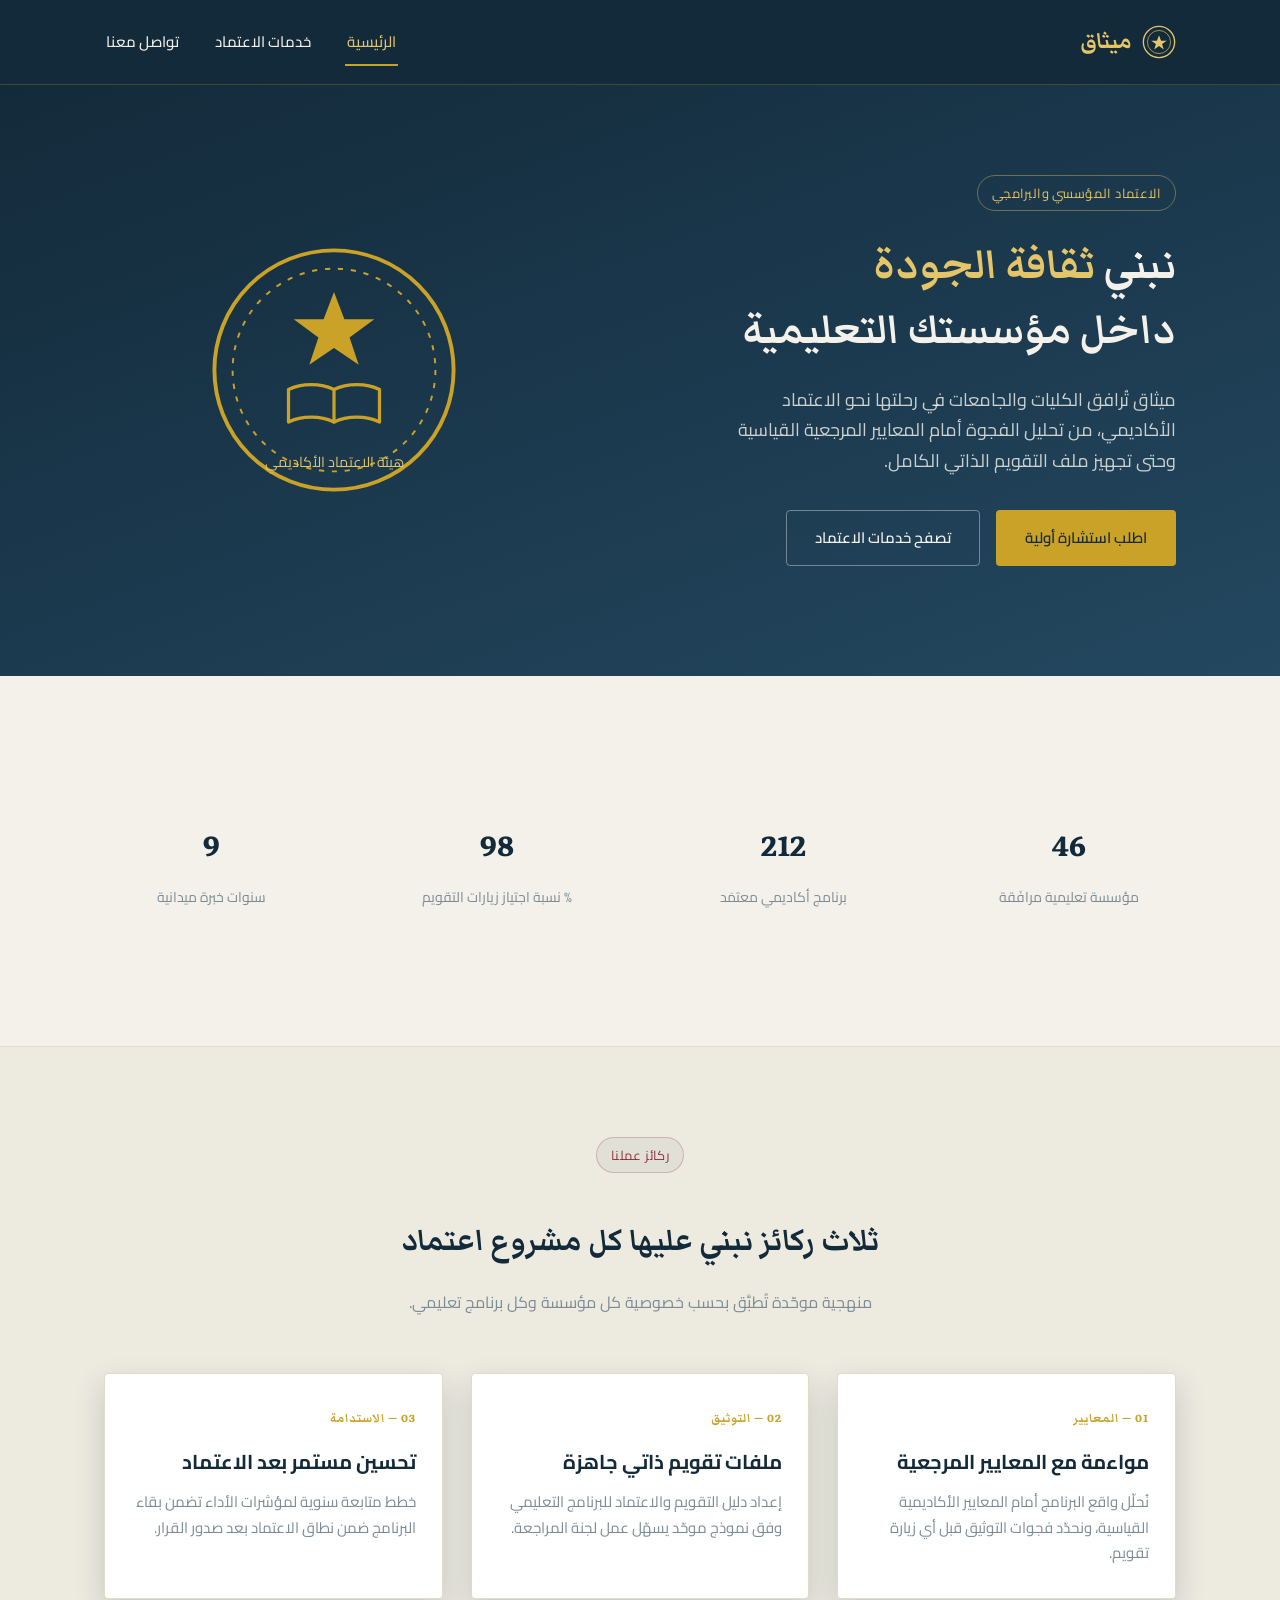
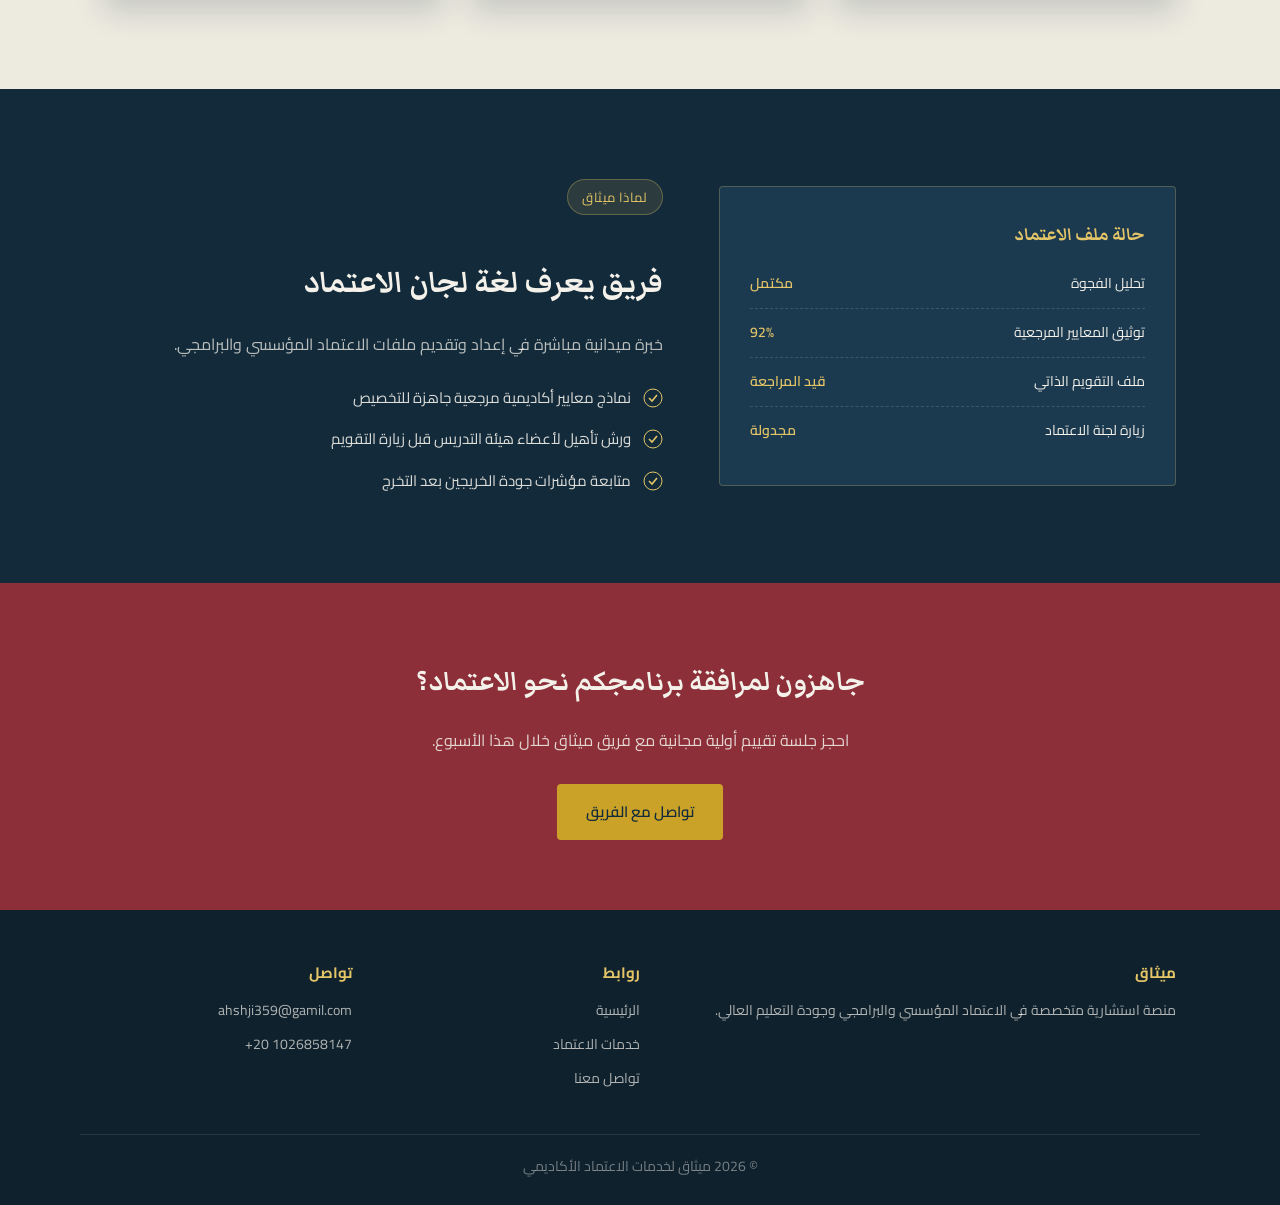
<file: index.html>
<!DOCTYPE html>
<html lang="ar" dir="rtl">
<head>
  <meta charset="UTF-8">
  <meta name="viewport" content="width=device-width, initial-scale=1.0">
  <title>ميثاق | منصة الاعتماد المؤسسي والبرامجي</title>
  <link rel="stylesheet" href="css/style.css">
</head>
<body>

<header class="site-header">
  <div class="header-inner">
    <a href="index.html" class="brand">
      <svg class="seal-mini" viewBox="0 0 100 100" fill="none" aria-hidden="true">
        <circle cx="50" cy="50" r="46" stroke="#E4C567" stroke-width="4"/>
        <circle cx="50" cy="50" r="34" stroke="#E4C567" stroke-width="2"/>
        <path d="M50 30 L56 46 L73 46 L59 56 L64 72 L50 62 L36 72 L41 56 L27 46 L44 46 Z" fill="#E4C567"/>
      </svg>
      ميثاق
    </a>
    <nav class="main-nav">
      <ul>
        <li><a href="index.html">الرئيسية</a></li>
        <li><a href="services.html">خدمات الاعتماد</a></li>
        <li><a href="contact.html">تواصل معنا</a></li>
      </ul>
    </nav>
    <button class="nav-toggle" aria-label="فتح القائمة"><span></span></button>
  </div>
</header>

<section class="hero">
  <div class="wrap hero-inner">
    <div>
<a href="#pillars" class="eyebrow">الاعتماد المؤسسي والبرامجي</a>      <h1>نبني <em>ثقافة الجودة</em><br>داخل مؤسستك التعليمية</h1>
      <p class="lead">ميثاق تُرافق الكليات والجامعات في رحلتها نحو الاعتماد الأكاديمي، من تحليل الفجوة أمام المعايير المرجعية القياسية وحتى تجهيز ملف التقويم الذاتي الكامل.</p>
      <div class="btn-row">
        <a href="contact.html" class="btn btn-gold">اطلب استشارة أولية</a>
        <a href="services.html" class="btn btn-outline">تصفح خدمات الاعتماد</a>
      </div>
    </div>
    <div class="seal-wrap">
      <svg class="seal" viewBox="0 0 200 200" fill="none" aria-hidden="true">
        <circle cx="100" cy="100" r="92" stroke="#C9A227" stroke-width="3"/>
        <circle cx="100" cy="100" r="78" stroke="#C9A227" stroke-width="1.5" stroke-dasharray="4 6"/>
        
        <!-- النجمة -->
        <path d="M100 40 L108 61 L131 61 L112 75 L119 96 L100 83 L81 96 L88 75 L69 61 L92 61 Z" fill="#C9A227"/>
        
        <!-- رسمة الكتاب المفتوح -->
        <g stroke="#C9A227" stroke-width="2.5" stroke-linecap="round" stroke-linejoin="round" fill="none">
          <path d="M100 115 C90 110 75 110 65 115 L65 140 C75 135 90 135 100 140 C110 135 125 135 135 140 L135 115 C125 110 110 110 100 115 Z"/>
          <line x1="100" y1="115" x2="100" y2="140" />
        </g>

        <text x="100" y="175" text-anchor="middle" fill="#E4C567" font-size="11" font-family="Cairo">هيئة الاعتماد الأكاديمي</text>
      </svg>
    </div>
  </div>
</section>

<section class="stats">
  <div class="wrap stats-grid">
    <div class="stat-item"><div class="stat-num" data-target="46">46</div><div class="stat-label">مؤسسة تعليمية مرافَقة</div></div>
    <div class="stat-item"><div class="stat-num" data-target="212">212</div><div class="stat-label">برنامج أكاديمي معتمَد</div></div>
    <div class="stat-item"><div class="stat-num" data-target="98">98</div><div class="stat-label">% نسبة اجتياز زيارات التقويم</div></div>
    <div class="stat-item"><div class="stat-num" data-target="9">9</div><div class="stat-label">سنوات خبرة ميدانية</div></div>
  </div>
</section>

<section id="pillars">
  <div class="wrap">
    <div class="section-head">
      <span class="eyebrow">ركائز عملنا</span>
      <h2>ثلاث ركائز نبني عليها كل مشروع اعتماد</h2>
      <p>منهجية موحّدة تُطبَّق بحسب خصوصية كل مؤسسة وكل برنامج تعليمي.</p>
    </div>
    <div class="pillars-grid">
      <div class="pillar-card">
        <div class="pillar-num">01 — المعايير</div>
        <h3>مواءمة مع المعايير المرجعية</h3>
        <p>نُحلّل واقع البرنامج أمام المعايير الأكاديمية القياسية، ونحدّد فجوات التوثيق قبل أي زيارة تقويم.</p>
      </div>
      <div class="pillar-card">
        <div class="pillar-num">02 — التوثيق</div>
        <h3>ملفات تقويم ذاتي جاهزة</h3>
        <p>إعداد دليل التقويم والاعتماد للبرنامج التعليمي وفق نموذج موحّد يسهّل عمل لجنة المراجعة.</p>
      </div>
      <div class="pillar-card">
        <div class="pillar-num">03 — الاستدامة</div>
        <h3>تحسين مستمر بعد الاعتماد</h3>
        <p>خطط متابعة سنوية لمؤشرات الأداء تضمن بقاء البرنامج ضمن نطاق الاعتماد بعد صدور القرار.</p>
      </div>
    </div>
  </div>
</section>

<section class="about-section">
  <div class="wrap split">
    <div class="doc-card">
      <h4>حالة ملف الاعتماد</h4>
      <div class="doc-row"><span>تحليل الفجوة</span><span>مكتمل</span></div>
      <div class="doc-row"><span>توثيق المعايير المرجعية</span><span>92%</span></div>
      <div class="doc-row"><span>ملف التقويم الذاتي</span><span>قيد المراجعة</span></div>
      <div class="doc-row"><span>زيارة لجنة الاعتماد</span><span>مجدولة</span></div>
    </div>
    <div>
      <div class="section-head">
        <span class="eyebrow">لماذا ميثاق</span>
        <h2>فريق يعرف لغة لجان الاعتماد</h2>
        <p>خبرة ميدانية مباشرة في إعداد وتقديم ملفات الاعتماد المؤسسي والبرامجي.</p>
      </div>
      <ul class="checklist">
        <li><svg width="20" height="20" viewBox="0 0 20 20" aria-hidden="true"><circle cx="10" cy="10" r="9" fill="none" stroke="#E4C567"/><path d="M6 10l3 3 5-6" stroke="#E4C567" fill="none" stroke-width="1.6"/></svg> نماذج معايير أكاديمية مرجعية جاهزة للتخصيص</li>
        <li><svg width="20" height="20" viewBox="0 0 20 20" aria-hidden="true"><circle cx="10" cy="10" r="9" fill="none" stroke="#E4C567"/><path d="M6 10l3 3 5-6" stroke="#E4C567" fill="none" stroke-width="1.6"/></svg> ورش تأهيل لأعضاء هيئة التدريس قبل زيارة التقويم</li>
        <li><svg width="20" height="20" viewBox="0 0 20 20" aria-hidden="true"><circle cx="10" cy="10" r="9" fill="none" stroke="#E4C567"/><path d="M6 10l3 3 5-6" stroke="#E4C567" fill="none" stroke-width="1.6"/></svg> متابعة مؤشرات جودة الخريجين بعد التخرج</li>
      </ul>
    </div>
  </div>
</section>

<section class="cta">
  <div class="wrap">
    <h2>جاهزون لمرافقة برنامجكم نحو الاعتماد؟</h2>
    <p>احجز جلسة تقييم أولية مجانية مع فريق ميثاق خلال هذا الأسبوع.</p>
    <a href="contact.html" class="btn btn-gold">تواصل مع الفريق</a>
  </div>
</section>

<footer class="site-footer">
  <div class="wrap footer-grid">
    <div>
      <h5>ميثاق</h5>
      <p>منصة استشارية متخصصة في الاعتماد المؤسسي والبرامجي وجودة التعليم العالي.</p>
    </div>
    <div>
      <h5>روابط</h5>
      <ul>
        <li><a href="index.html">الرئيسية</a></li>
        <li><a href="services.html">خدمات الاعتماد</a></li>
        <li><a href="contact.html">تواصل معنا</a></li>
      </ul>
    </div>
    <div>
      <h5>تواصل</h5>
      <ul>
        <li><a href="mailto:ahshji359@gamil.com">ahshji359@gamil.com</a></li>
        <li><a href="tel:+201021904453" dir="ltr">+20 1026858147</a></li>
      </ul>
    </div>
  </div>
  <div class="wrap footer-bottom">© <span id="year"></span> ميثاق لخدمات الاعتماد الأكاديمي</div>
</footer>

<button class="back-top" id="backTop" aria-label="العودة للأعلى">↑</button>

<script src="js/script.js"></script>
</body>
</html>
</file>
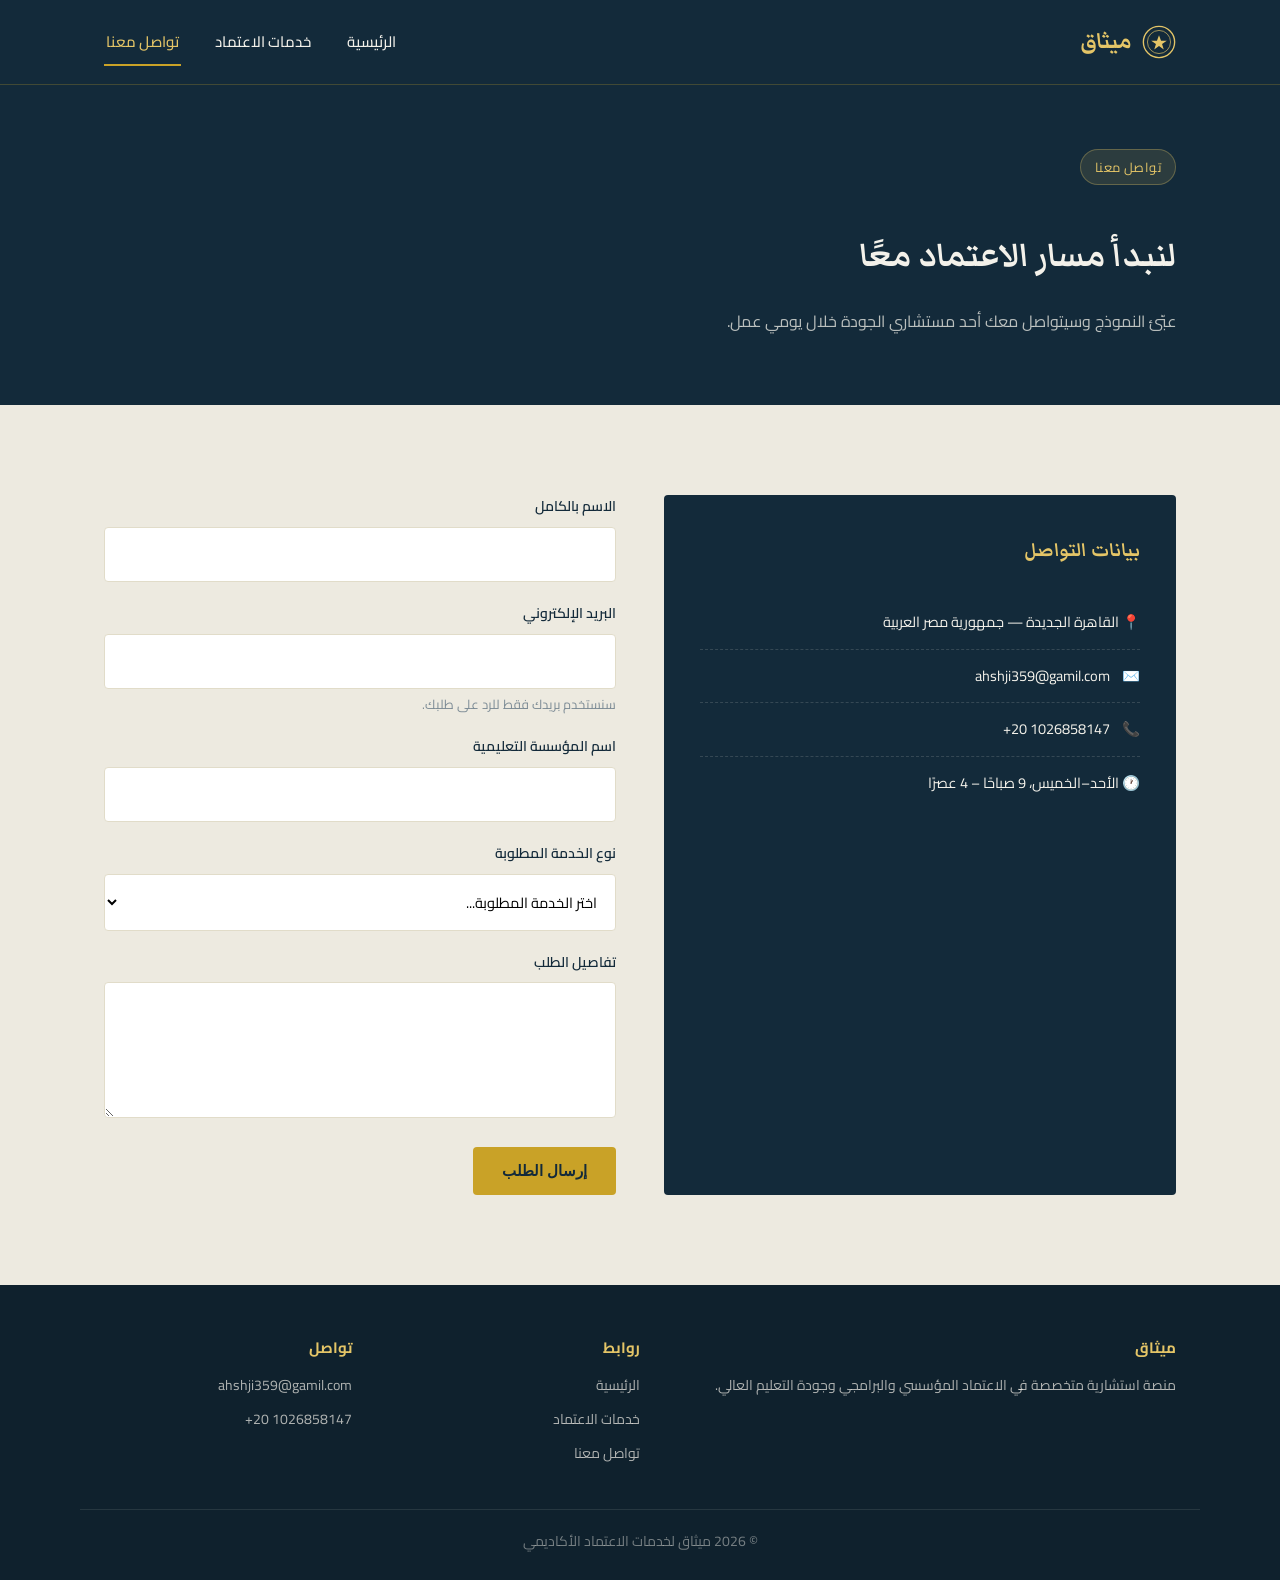
<file: contact.html>
<!DOCTYPE html>
<html lang="ar" dir="rtl">
<head>
  <meta charset="UTF-8">
  <meta name="viewport" content="width=device-width, initial-scale=1.0">
  <title>تواصل معنا | ميثاق</title>
  <link rel="stylesheet" href="css/style.css">
</head>
<body>

<header class="site-header">
  <div class="header-inner">
    <a href="index.html" class="brand">
      <svg class="seal-mini" viewBox="0 0 100 100" fill="none">
        <circle cx="50" cy="50" r="46" stroke="#E4C567" stroke-width="4"/>
        <circle cx="50" cy="50" r="34" stroke="#E4C567" stroke-width="2"/>
        <path d="M50 30 L56 46 L73 46 L59 56 L64 72 L50 62 L36 72 L41 56 L27 46 L44 46 Z" fill="#E4C567"/>
      </svg>
      ميثاق
    </a>
    <nav class="main-nav">
      <ul>
        <li><a href="index.html">الرئيسية</a></li>
        <li><a href="services.html">خدمات الاعتماد</a></li>
        <li><a href="contact.html">تواصل معنا</a></li>
      </ul>
    </nav>
    <button class="nav-toggle" aria-label="فتح القائمة"><span></span></button>
  </div>
</header>

<section class="page-header">
  <div class="wrap">
<a href="#contact" class="eyebrow">تواصل معنا</a>    <h1>لنبدأ مسار الاعتماد معًا</h1>
    <p>عبّئ النموذج وسيتواصل معك أحد مستشاري الجودة خلال يومي عمل.</p>
  </div>
</section>

 <section id="contact">
  <div class="wrap contact-grid">
    <div class="info-card">
      <h3>بيانات التواصل</h3>
      <div class="info-row">📍 القاهرة الجديدة — جمهورية مصر العربية</div>
      <div class="info-row">✉️ <a href="mailto:ahshji359@gamil.com">ahshji359@gamil.com</a></div>
      <div class="info-row">📞 <a href="tel:+201026858147" dir="ltr">+20 1026858147</a></div>
      <div class="info-row">🕐 الأحد–الخميس، 9 صباحًا – 4 عصرًا</div>
    </div>

    <div>
      <div id="formStatus" class="form-status"></div>
      <form id="contactForm" novalidate>
        <div class="form-field">
          <label for="fullName">الاسم بالكامل</label>
          <input type="text" id="fullName" name="fullName" required>
        </div>
        <div class="form-field">
          <label for="email">البريد الإلكتروني</label>
          <input type="email" id="email" name="email" required>
          <p class="form-note">سنستخدم بريدك فقط للرد على طلبك.</p>
        </div>
        <div class="form-field">
          <label for="institution">اسم المؤسسة التعليمية</label>
          <input type="text" id="institution" name="institution" required>
        </div>
        <div class="form-field">
          <label for="serviceType">نوع الخدمة المطلوبة</label>
          <select id="serviceType" name="serviceType" required>
            <option value="" disabled selected>اختر الخدمة المطلوبة...</option>
            <option value="gap">تحليل فجوة</option>
            <option value="self-study">إعداد ملف تقويم ذاتي</option>
            <option value="training">ورشة تأهيل</option>
            <option value="tracking">متابعة جودة خريجين</option>
          </select>
        </div>
        <div class="form-field">
          <label for="message">تفاصيل الطلب</label>
          <textarea id="message" name="message" rows="4" required></textarea>
        </div>
        <button type="submit" class="btn btn-gold">إرسال الطلب</button>
      </form>
    </div>
  </div>
</section>

<footer class="site-footer">
  <div class="wrap footer-grid">
    <div>
      <h5>ميثاق</h5>
      <p>منصة استشارية متخصصة في الاعتماد المؤسسي والبرامجي وجودة التعليم العالي.</p>
    </div>
    <div>
      <h5>روابط</h5>
      <ul>
        <li><a href="index.html">الرئيسية</a></li>
        <li><a href="services.html">خدمات الاعتماد</a></li>
        <li><a href="contact.html">تواصل معنا</a></li>
      </ul>
    </div>
    <div>
      <h5>تواصل</h5>
      <ul>
        <li><a href="mailto:ahshji359@gamil.com">ahshji359@gamil.com</a></li>
        <li><a href="tel:+201026858147" dir="ltr">+20 1026858147</a></li>
      </ul>
    </div>
  </div>
  <div class="wrap footer-bottom">© <span id="year"></span> ميثاق لخدمات الاعتماد الأكاديمي</div>
</footer>

<button class="back-top" id="backTop" aria-label="العودة للأعلى">↑</button>

<script src="js/script.js"></script>
</body>
</html>
</file>
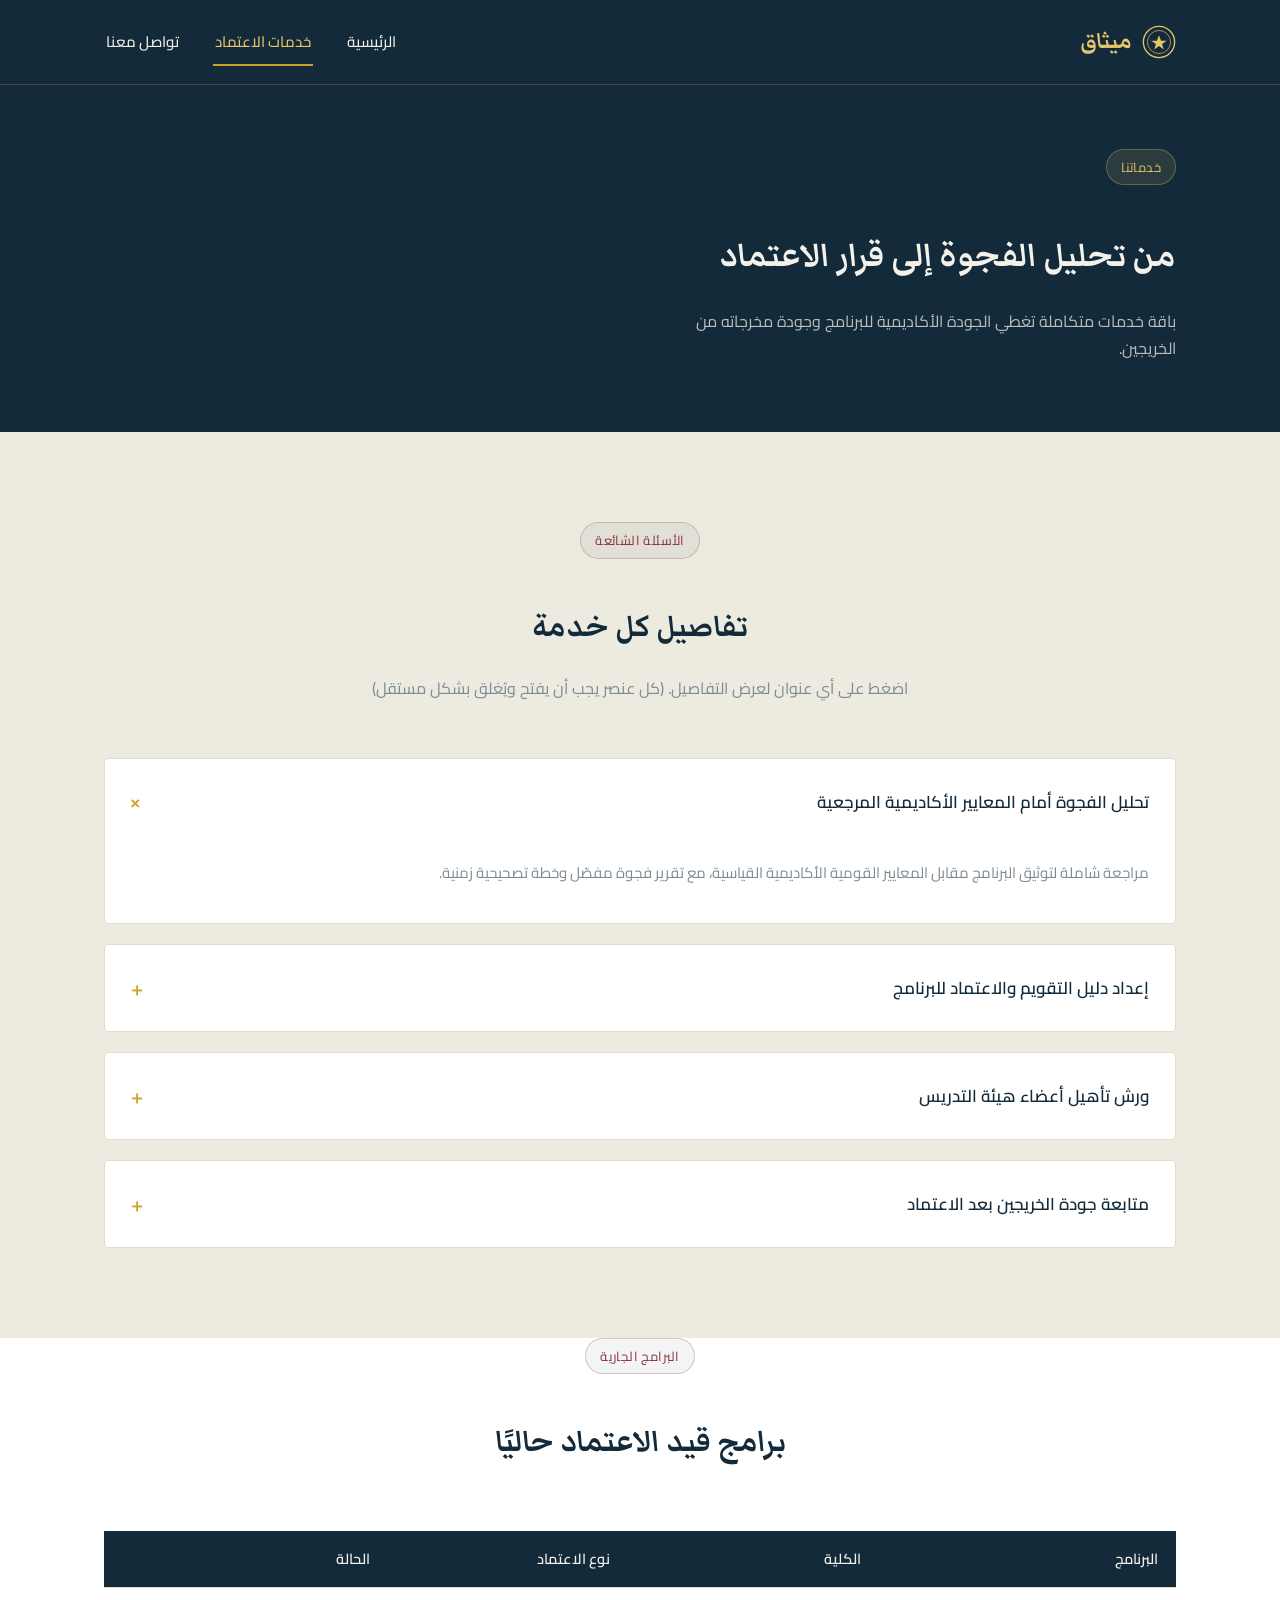
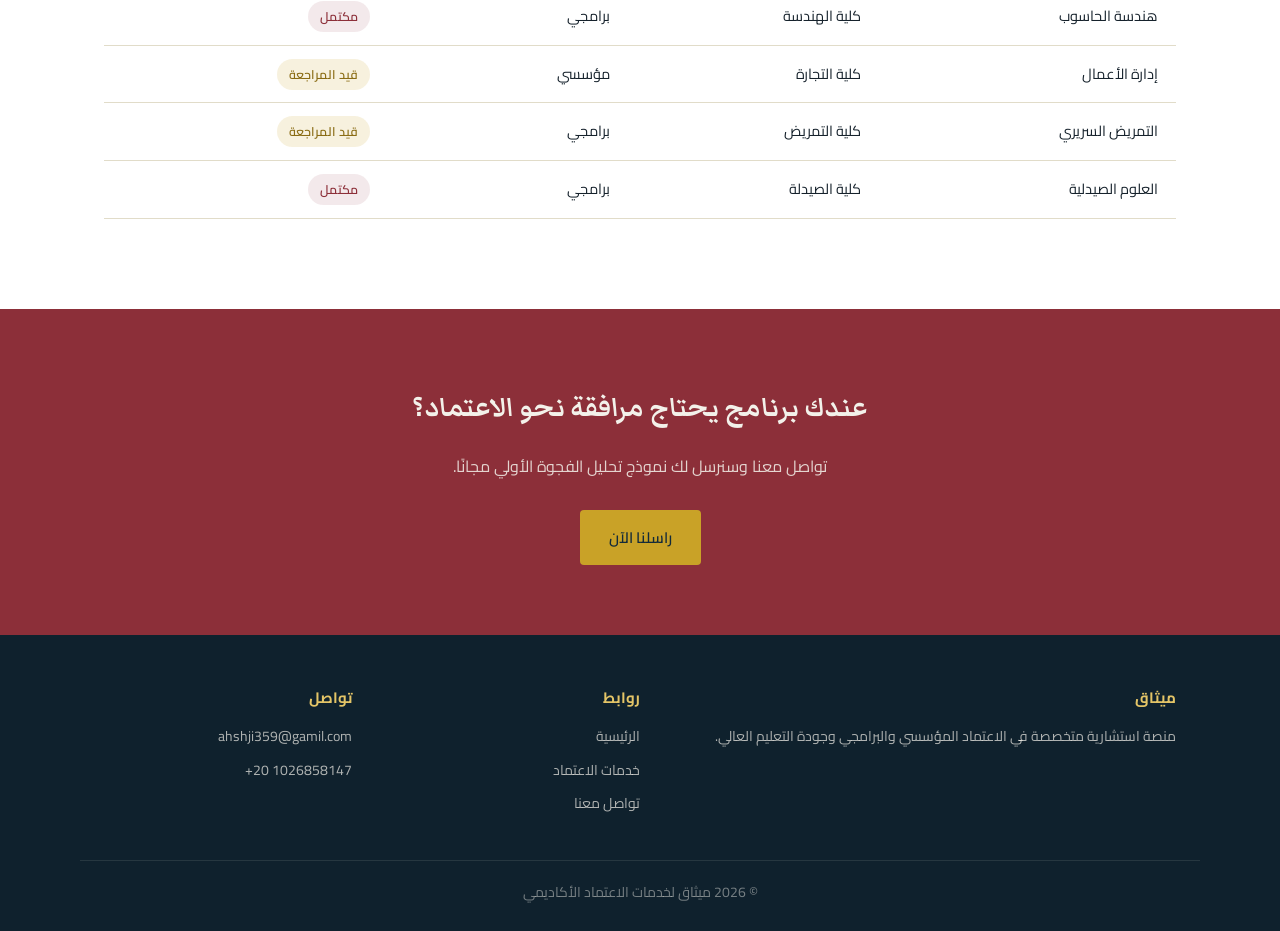
<file: services.html>
<!DOCTYPE html>
<html lang="ar" dir="rtl">
<head>
  <meta charset="UTF-8">
  <meta name="viewport" content="width=device-width, initial-scale=1.0">
  <title>خدمات الاعتماد | ميثاق</title>
  <link rel="stylesheet" href="css/style.css">
</head>
<body>

<header class="site-header">
  <div class="header-inner">
    <a href="index.html" class="brand">
      <svg class="seal-mini" viewBox="0 0 100 100" fill="none" aria-hidden="true">
        <circle cx="50" cy="50" r="46" stroke="#E4C567" stroke-width="4"/>
        <circle cx="50" cy="50" r="34" stroke="#E4C567" stroke-width="2"/>
        <path d="M50 30 L56 46 L73 46 L59 56 L64 72 L50 62 L36 72 L41 56 L27 46 L44 46 Z" fill="#E4C567"/>
      </svg>
      ميثاق
    </a>
    <nav class="main-nav">
      <ul>
        <li><a href="index.html">الرئيسية</a></li>
        <li><a href="services.html">خدمات الاعتماد</a></li>
        <li><a href="contact.html">تواصل معنا</a></li>
      </ul>
    </nav>
    <button class="nav-toggle" aria-label="فتح القائمة"><span></span></button>
  </div>
</header>

<section class="page-header">
  <div class="wrap">
    <a href="#services" class="eyebrow">خدماتنا</a>
    <h1>من تحليل الفجوة إلى قرار الاعتماد</h1>
    <p>باقة خدمات متكاملة تغطي الجودة الأكاديمية للبرنامج وجودة مخرجاته من الخريجين.</p>
  </div>
</section>

<section id="services">
  <div class="wrap">
    <div class="section-head">
      <span class="eyebrow">الأسئلة الشائعة</span>
      <h2>تفاصيل كل خدمة</h2>
      <p>اضغط على أي عنوان لعرض التفاصيل. (كل عنصر يجب أن يفتح ويُغلق بشكل مستقل)</p>
    </div>

    <div class="services-grid">
      <div class="faq-item open">
        <button class="faq-q" aria-expanded="true"><span>تحليل الفجوة أمام المعايير الأكاديمية المرجعية</span><span class="plus">+</span></button>
        <div class="faq-a"><p>مراجعة شاملة لتوثيق البرنامج مقابل المعايير القومية الأكاديمية القياسية، مع تقرير فجوة مفصّل وخطة تصحيحية زمنية.</p></div>
      </div>
      <div class="faq-item">
        <button class="faq-q" aria-expanded="false"><span>إعداد دليل التقويم والاعتماد للبرنامج</span><span class="plus">+</span></button>
        <div class="faq-a"><p>صياغة ملف التقويم الذاتي الكامل بالنموذج المعتمد، متضمّنًا الأدلة الداعمة لكل معيار فرعي.</p></div>
      </div>
      <div class="faq-item">
        <button class="faq-q" aria-expanded="false"><span>ورش تأهيل أعضاء هيئة التدريس</span><span class="plus">+</span></button>
        <div class="faq-a"><p>تدريب عملي على متطلبات زيارة لجنة الاعتماد وكيفية الإجابة عن أسئلة المراجعين الميدانيين.</p></div>
      </div>
      <div class="faq-item">
        <button class="faq-q" aria-expanded="false"><span>متابعة جودة الخريجين بعد الاعتماد</span><span class="plus">+</span></button>
        <div class="faq-a"><p>بناء نظام تتبع للخريجين يقيس معدلات التوظيف ورضا سوق العمل كمؤشر أداء مستمر بعد صدور القرار.</p></div>
      </div>
    </div>
  </div>
</section>

<section style="background:#fff; padding-top:0;">
  <div class="wrap">
    <div class="section-head">
      <span class="eyebrow">البرامج الجارية</span>
      <h2>برامج قيد الاعتماد حاليًا</h2>
    </div>
    <table class="programs-table">
      <thead>
        <tr><th>البرنامج</th><th>الكلية</th><th>نوع الاعتماد</th><th>الحالة</th></tr>
      </thead>
      <tbody>
        <tr><td>هندسة الحاسوب</td><td>كلية الهندسة</td><td>برامجي</td><td><span class="badge badge-full">مكتمل</span></td></tr>
        <tr><td>إدارة الأعمال</td><td>كلية التجارة</td><td>مؤسسي</td><td><span class="badge badge-part">قيد المراجعة</span></td></tr>
        <tr><td>التمريض السريري</td><td>كلية التمريض</td><td>برامجي</td><td><span class="badge badge-part">قيد المراجعة</span></td></tr>
        <tr><td>العلوم الصيدلية</td><td>كلية الصيدلة</td><td>برامجي</td><td><span class="badge badge-full">مكتمل</span></td></tr>
      </tbody>
    </table>
  </div>
</section>

<section class="cta">
  <div class="wrap">
    <h2>عندك برنامج يحتاج مرافقة نحو الاعتماد؟</h2>
    <p>تواصل معنا وسنرسل لك نموذج تحليل الفجوة الأولي مجانًا.</p>
    <a href="contact.html" class="btn btn-gold">راسلنا الآن</a>
  </div>
</section>

<footer class="site-footer">
  <div class="wrap footer-grid">
    <div>
      <h5>ميثاق</h5>
      <p>منصة استشارية متخصصة في الاعتماد المؤسسي والبرامجي وجودة التعليم العالي.</p>
    </div>
    <div>
      <h5>روابط</h5>
      <ul>
        <li><a href="index.html">الرئيسية</a></li>
        <li><a href="services.html">خدمات الاعتماد</a></li>
        <li><a href="contact.html">تواصل معنا</a></li>
      </ul>
    </div>
    <div>
      <h5>تواصل</h5>
      <ul>
        <li><a href="mailto:ahshji359@gamil.com">ahshji359@gamil.com</a></li>
        <li><a href="tel:+20102688147" dir="ltr">+20 1026858147</a></li>
      </ul>
    </div>
  </div>
  <div class="wrap footer-bottom">© <span id="year"></span> ميثاق لخدمات الاعتماد الأكاديمي</div>
</footer>

<button class="back-top" id="backTop" aria-label="العودة للأعلى">↑</button>

<script src="js/script.js"></script>
</body>
</html>
</file>
<file: css/style.css>
/* ============================================================
   ميثاق — منصة الاعتماد المؤسسي والبرامجي
   ============================================================ */

@import url('https://fonts.googleapis.com/css2?family=Markazi+Text:wght@500;600;700&family=Cairo:wght@400;500;600;700&display=swap');

:root {
  --navy: #132A3A;
  --navy-2: #1C3A4F;
  --navy-3: #23485F;
  --parchment: #EDEAE0;
  --parchment-2: #E1DCC9;
  --gold: #C9A227;
  --gold-light: #E4C567;
  --burgundy: #8C2F39;
  --text-light: #F3F1EA;
  --text-navy: #16222C;
  --muted: #7C8B95;
  --radius: 4px;
  --font-display: 'Markazi Text', serif;
  --font-body: 'Cairo', sans-serif;
  --shadow: 0 12px 30px rgba(19, 42, 58, 0.18);
}

* { box-sizing: border-box; }
html { scroll-behavior: smooth; }

body {
  margin: 0;
  font-family: var(--font-body);
  background: var(--parchment);
  color: var(--text-navy);
  line-height: 1.7;
}

img { max-width: 100%; display: block; }
a { color: inherit; text-decoration: none; }
ul { margin: 0; padding: 0; list-style: none; }

.wrap { max-width: 1120px; margin: 0 auto; padding: 0 24px; }

/* ---------- Header ---------- */
header.site-header {
  background: var(--navy);
  color: var(--text-light);
  position: sticky;
  top: 0;
  z-index: 50;
  border-bottom: 1px solid rgba(201, 162, 39, 0.25);
}

.header-inner {
  display: flex;
  align-items: center;
  justify-content: space-between;
  padding: 18px 24px;
  max-width: 1120px;
  margin: 0 auto;
}

.brand {
  display: flex;
  align-items: center;
  gap: 10px;
  font-family: var(--font-display);
  font-size: 28px;
  font-weight: 700;
  color: var(--gold-light);
}

.brand .seal-mini { width: 34px; height: 34px; }

.main-nav ul {
  display: flex;
  gap: 32px;
}

.main-nav a {
  font-size: 15px;
  font-weight: 500;
  padding: 8px 2px;
  border-bottom: 2px solid transparent;
  transition: border-color .2s ease, color .2s ease;
}

.main-nav a:hover,
.main-nav a.active {
  border-color: var(--gold);
  color: var(--gold-light);
}

/* زر القائمة للموبايل — INTERN-TASK #1: الزر موجود بالتنسيق الكامل
   لكنه بلا أي وظيفة برمجية حتى الآن. راجع js/script.js */
.nav-toggle {
  display: none;
  background: none;
  border: 1px solid rgba(228, 197, 103, .4);
  border-radius: var(--radius);
  padding: 8px 10px;
  cursor: pointer;
}
.nav-toggle span,
.nav-toggle span::before,
.nav-toggle span::after {
  content: "";
  display: block;
  width: 20px;
  height: 2px;
  background: var(--gold-light);
  position: relative;
}
.nav-toggle span::before { top: -6px; }
.nav-toggle span::after { top: 4px; }

/* ---------- Hero ---------- */
.hero {
  background: linear-gradient(160deg, var(--navy) 0%, var(--navy-2) 55%, var(--navy-3) 100%);
  color: var(--text-light);
  padding: 90px 0 110px;
  position: relative;
  overflow: hidden;
}

.hero-inner {
  display: grid;
  grid-template-columns: 1.1fr 0.9fr;
  gap: 48px;
  align-items: center;
}

.eyebrow {
  display: inline-block;
  font-size: 13px;
  letter-spacing: .4px;
  color: var(--gold-light);
  border: 1px solid rgba(228,197,103,.4);
  padding: 6px 14px;
  border-radius: 999px;
  margin-bottom: 22px;
}

.hero h1 {
  font-family: var(--font-display);
  font-size: 52px;
  line-height: 1.25;
  margin: 0 0 22px;
  color: var(--text-light);
}

.hero h1 em {
  font-style: normal;
  color: var(--gold-light);
}

.hero p.lead {
  font-size: 18px;
  color: rgba(243,241,234,.82);
  max-width: 46ch;
  margin-bottom: 34px;
}

.btn-row { display: flex; gap: 16px; flex-wrap: wrap; }

.btn {
  display: inline-block;
  padding: 14px 28px;
  border-radius: var(--radius);
  font-weight: 600;
  font-size: 15px;
  cursor: pointer;
  border: 1px solid transparent;
  transition: transform .15s ease, box-shadow .15s ease;
}
.btn:hover { transform: translateY(-2px); }

.btn-gold { background: var(--gold); color: var(--navy); }
.btn-gold:hover { box-shadow: 0 10px 22px rgba(201,162,39,.35); }

.btn-outline { border-color: rgba(243,241,234,.4); color: var(--text-light); }
.btn-outline:hover { border-color: var(--gold-light); color: var(--gold-light); }

/* الختم / الشعار الرسمي — العنصر المميز للتصميم */
.seal-wrap { display: flex; justify-content: center; align-items: center; }
.seal {
  width: 260px;
  height: 260px;
  animation: seal-stamp 900ms cubic-bezier(.2,1.4,.4,1) both;
  animation-delay: .15s;
}
@keyframes seal-stamp {
  0%   { transform: scale(2.4) rotate(-14deg); opacity: 0; }
  60%  { transform: scale(.94) rotate(3deg); opacity: 1; }
  100% { transform: scale(1) rotate(0deg); opacity: 1; }
}
@media (prefers-reduced-motion: reduce) {
  .seal { animation: none; }
}

/* ---------- Stats ---------- */
.stats {
  background: var(--text-light);
  border-bottom: 1px solid var(--parchment-2);
}
.stats-grid {
  display: grid;
  grid-template-columns: repeat(4, 1fr);
  gap: 24px;
  padding: 46px 0;
}
.stat-item { text-align: center; }
.stat-num {
  font-family: var(--font-display);
  font-size: 40px;
  font-weight: 700;
  color: var(--navy);
}
/* INTERN-TASK #8: الأرقام هنا ثابتة. المطلوب تشغيل عداد تصاعدي
   عند دخول القسم إلى نطاق الرؤية (Intersection Observer) —
   الدالة animateCounters() في js/script.js موجودة لكنها فارغة. */
.stat-label { color: var(--muted); font-size: 14px; margin-top: 6px; }

/* ---------- Sections ---------- */
section { padding: 90px 0; }
.section-head { max-width: 640px; margin: 0 auto 56px; text-align: center; }
.section-head .eyebrow { background: rgba(19,42,58,.05); color: var(--burgundy); border-color: rgba(140,47,57,.25); }
.section-head h2 {
  font-family: var(--font-display);
  font-size: 38px;
  margin: 14px 0 12px;
  color: var(--navy);
}
.section-head p { color: var(--muted); font-size: 16px; }

.pillars-grid {
  display: grid;
  grid-template-columns: repeat(3, 1fr);
  gap: 28px;
}
.pillar-card {
  background: #fff;
  border: 1px solid var(--parchment-2);
  border-radius: var(--radius);
  padding: 32px 26px;
  box-shadow: var(--shadow);
}
.pillar-num {
  font-family: var(--font-display);
  font-size: 15px;
  color: var(--gold);
  font-weight: 700;
  margin-bottom: 14px;
  letter-spacing: 1px;
}
.pillar-card h3 { margin: 0 0 10px; font-size: 20px; color: var(--navy); }
.pillar-card p { color: var(--muted); font-size: 15px; margin: 0; }

/* ---------- About / split ---------- */
.about-section { background: var(--navy); color: var(--text-light); }
.split {
  display: grid;
  grid-template-columns: .9fr 1.1fr;
  gap: 56px;
  align-items: center;
}
.about-section .section-head { text-align: right; margin: 0 0 24px; max-width: none; }
.about-section .section-head .eyebrow { background: rgba(228,197,103,.12); color: var(--gold-light); border-color: rgba(228,197,103,.3); }
.about-section .section-head h2 { color: var(--text-light); }
.about-section .section-head p { color: rgba(243,241,234,.75); }

.checklist { display: grid; gap: 16px; margin-top: 26px; }
.checklist li {
  display: flex;
  gap: 12px;
  align-items: flex-start;
  color: rgba(243,241,234,.9);
  font-size: 15px;
}
.checklist svg { flex-shrink: 0; margin-top: 3px; }

.doc-card {
  background: var(--navy-2);
  border: 1px solid rgba(228,197,103,.25);
  border-radius: var(--radius);
  padding: 30px;
}
.doc-card h4 { font-family: var(--font-display); font-size: 22px; margin: 0 0 6px; color: var(--gold-light); }
.doc-row { display: flex; justify-content: space-between; padding: 12px 0; border-bottom: 1px dashed rgba(243,241,234,.15); font-size: 14px; }
.doc-row:last-child { border-bottom: none; }
.doc-row span:last-child { color: var(--gold-light); font-weight: 600; }

/* ---------- CTA ---------- */
.cta {
  background: var(--burgundy);
  color: var(--text-light);
  text-align: center;
  padding: 70px 0;
}
.cta h2 { font-family: var(--font-display); font-size: 34px; margin: 0 0 14px; }
.cta p { color: rgba(243,241,234,.85); margin-bottom: 30px; }

/* ---------- Footer ---------- */
footer.site-footer {
  background: #0F212D;
  color: rgba(243,241,234,.7);
  padding: 50px 0 26px;
  font-size: 14px;
}
.footer-grid { display: grid; grid-template-columns: 2fr 1fr 1fr; gap: 40px; margin-bottom: 34px; }
.footer-grid h5 { color: var(--gold-light); font-size: 15px; margin: 0 0 14px; }
.footer-grid ul li { margin-bottom: 10px; }
.footer-bottom { border-top: 1px solid rgba(243,241,234,.1); padding-top: 20px; text-align: center; color: rgba(243,241,234,.45); }
/* INTERN-TASK #10: السنة هنا مكتوبة يدويًا بدل قراءتها من Date()
   الحالية عبر جافاسكريبت — لاحظ عنصر #year في index/about/services/contact */

/* ---------- Back to top ---------- */
.back-top {
  position: fixed;
  bottom: 26px;
  left: 26px;
  width: 44px;
  height: 44px;
  border-radius: 50%;
  background: var(--gold);
  color: var(--navy);
  display: none; /* INTERN-TASK #6: يجب إظهار الزر عبر JS بعد تمرير
                     الصفحة مسافة معينة، وإخفاؤه عند العودة لأعلى.
                     راجع onScroll() في js/script.js */
  align-items: center;
  justify-content: center;
  border: none;
  cursor: pointer;
  box-shadow: var(--shadow);
}

/* ---------- Page header (inner pages) ---------- */
.page-header {
  background: var(--navy);
  color: var(--text-light);
  padding: 64px 0 54px;
}
.page-header .eyebrow { background: rgba(228,197,103,.12); color: var(--gold-light); border-color: rgba(228,197,103,.3); }
.page-header h1 { font-family: var(--font-display); font-size: 42px; margin: 14px 0 10px; }
.page-header p { color: rgba(243,241,234,.75); max-width: 60ch; }

/* ---------- Services / accordion ---------- */
.services-grid { display: grid; gap: 20px; }
.faq-item {
  background: #fff;
  border: 1px solid var(--parchment-2);
  border-radius: var(--radius);
}
.faq-q {
  width: 100%;
  text-align: right;
  background: none;
  border: none;
  padding: 22px 26px;
  font-family: var(--font-body);
  font-size: 17px;
  font-weight: 600;
  color: var(--navy);
  cursor: pointer;
  display: flex;
  justify-content: space-between;
  align-items: center;
}
.faq-q .plus { color: var(--gold); font-size: 22px; transition: transform .2s ease; }
.faq-item.open .faq-q .plus { transform: rotate(45deg); }
.faq-a {
  max-height: 0;
  overflow: hidden;
  transition: max-height .25s ease;
  padding: 0 26px;
  color: var(--muted);
  font-size: 15px;
}
.faq-item.open .faq-a { max-height: 240px; padding-bottom: 22px; }
/* INTERN-TASK #5: الأكورديون يعمل فقط على العنصر الأول لأن
   الكود في js/script.js يستخدم querySelector بدل querySelectorAll
   عند ربط الحدث click. */

/* ---------- Programs table ---------- */
.programs-table { width: 100%; border-collapse: collapse; margin-top: 20px; background: #fff; }
.programs-table th, .programs-table td { padding: 16px 18px; text-align: right; border-bottom: 1px solid var(--parchment-2); font-size: 14.5px; }
.programs-table th { background: var(--navy); color: var(--text-light); font-weight: 600; }
.badge { padding: 4px 12px; border-radius: 999px; font-size: 12.5px; font-weight: 600; }
.badge-full { background: rgba(140,47,57,.1); color: var(--burgundy); }
.badge-part { background: rgba(201,162,39,.15); color: #8a6c14; }

/* ---------- Contact ---------- */
.contact-grid { display: grid; grid-template-columns: 1fr 1fr; gap: 48px; }
.info-card { background: var(--navy); color: var(--text-light); border-radius: var(--radius); padding: 36px; }
.info-card h3 { font-family: var(--font-display); font-size: 24px; color: var(--gold-light); margin-top: 0; }
.info-row { display: flex; gap: 12px; padding: 14px 0; border-bottom: 1px dashed rgba(243,241,234,.15); font-size: 14.5px; }
.info-row:last-child { border-bottom: none; }

.form-field { margin-bottom: 20px; }
.form-field label { display: block; font-size: 14px; font-weight: 600; margin-bottom: 8px; color: var(--navy); }
.form-field input, .form-field select, .form-field textarea {
  width: 100%;
  padding: 13px 14px;
  border: 1px solid var(--parchment-2);
  border-radius: var(--radius);
  font-family: var(--font-body);
  font-size: 14.5px;
  background: #fff;
}
.form-field textarea { resize: vertical; min-height: 110px; }
.form-note { font-size: 13px; color: var(--muted); margin-top: 4px; }
.form-status { display: none; padding: 12px 16px; border-radius: var(--radius); font-size: 14px; margin-bottom: 18px; }
.form-status.error { display: block; background: rgba(140,47,57,.08); color: var(--burgundy); }
.form-status.success { display: block; background: rgba(76,140,90,.1); color: #2f6b3e; }
/* INTERN-TASK #4: النموذج الآن يرسل حتى لو الحقول فارغة —
   المطلوب إضافة تحقق (validation) قبل الإرسال وإظهار .form-status
   بالحالة المناسبة. راجع handleContactSubmit() في js/script.js */

/* ---------- Responsive ---------- */
@media (max-width: 900px) {
  .hero-inner { grid-template-columns: 1fr; text-align: center; }
  .btn-row { justify-content: center; }
  .seal-wrap { order: -1; }
  .stats-grid { grid-template-columns: repeat(2, 1fr); }
  .pillars-grid { grid-template-columns: 1fr; }
  .split { grid-template-columns: 1fr; }
  .about-section .section-head { text-align: center; }
  .footer-grid { grid-template-columns: 1fr; }
  .contact-grid { grid-template-columns: 1fr; }
  .main-nav { display: none; }
  .main-nav.open {
    display: block;
    position: absolute;
    top: 75px;
    right: 20px;
    background: var(--navy);
    width: 220px;
    border: 1px solid rgba(228,197,103,.3);
    border-radius: var(--radius);
    padding: 15px;
    z-index: 1000;
}

.main-nav.open ul {
    display: flex;
    flex-direction: column;
    gap: 15px;
}
  .nav-toggle { display: inline-flex; flex-direction: column; gap: 4px; }
}
</file>
